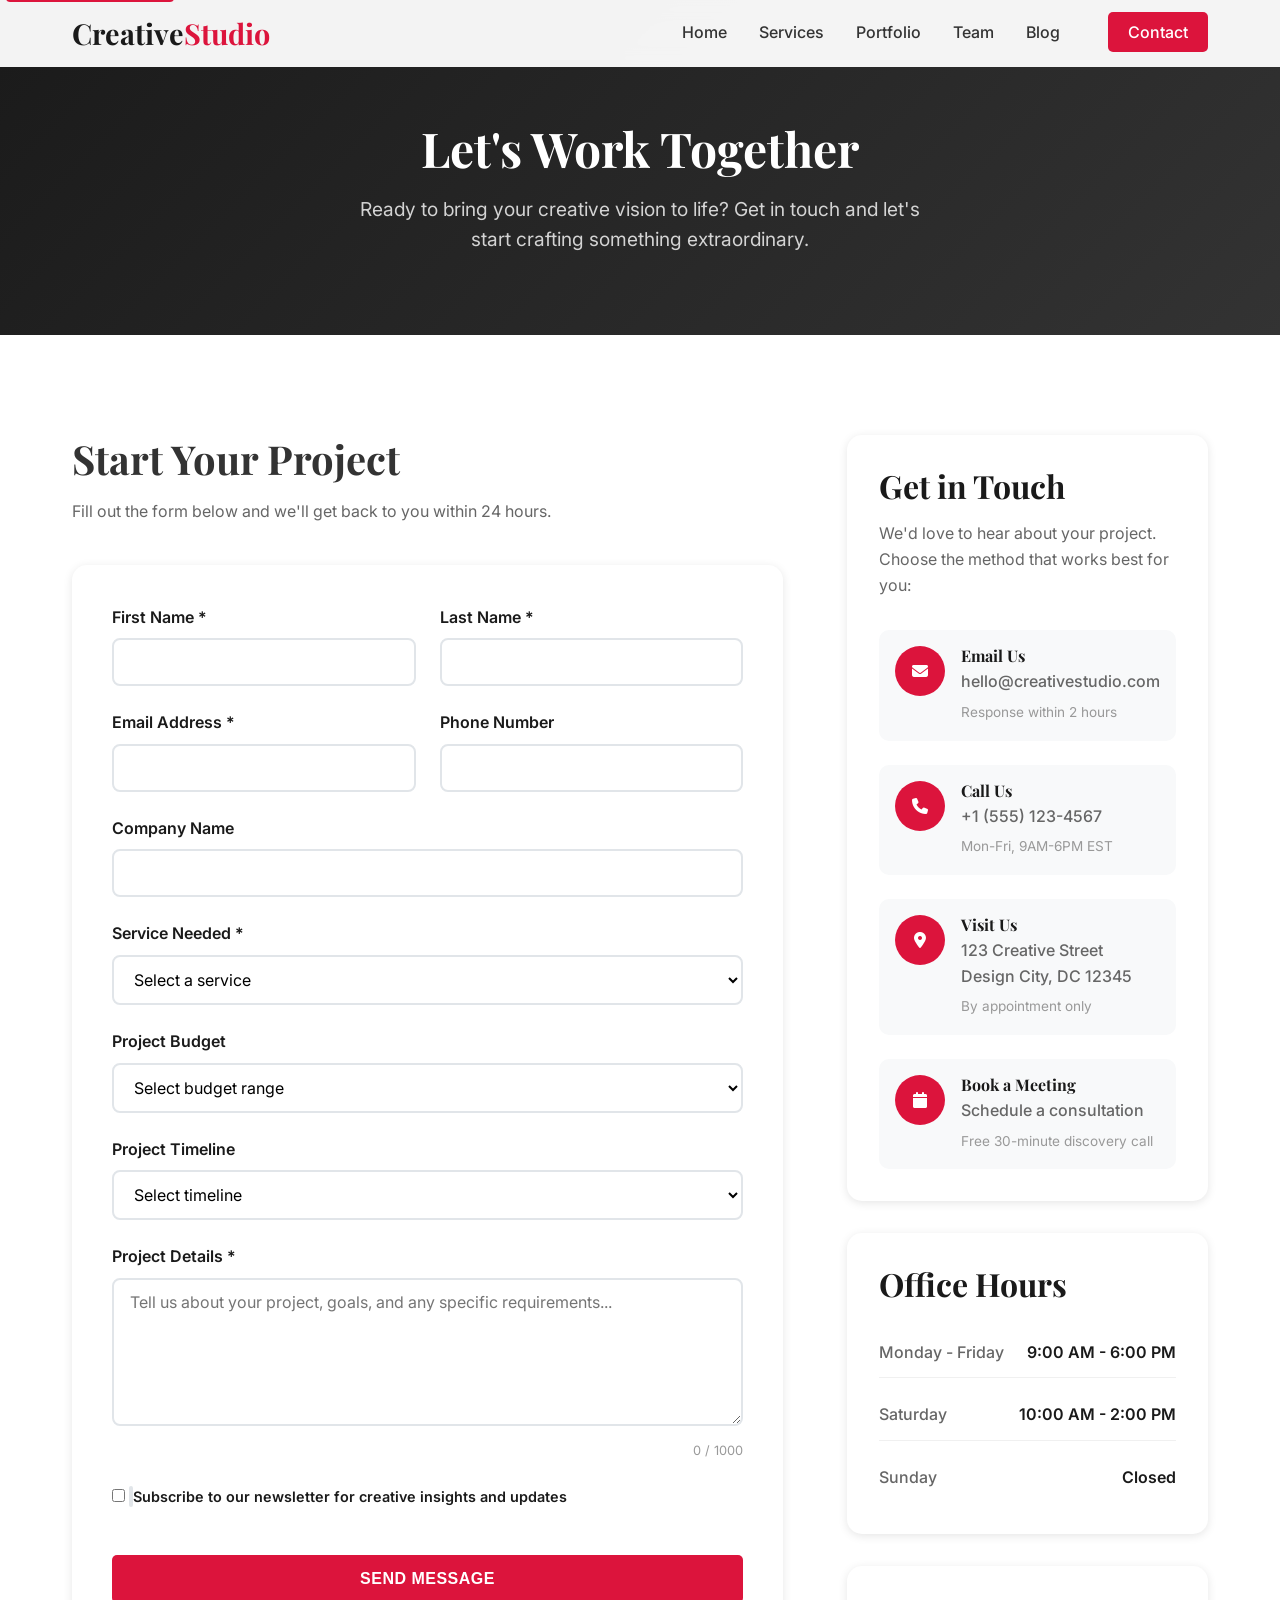
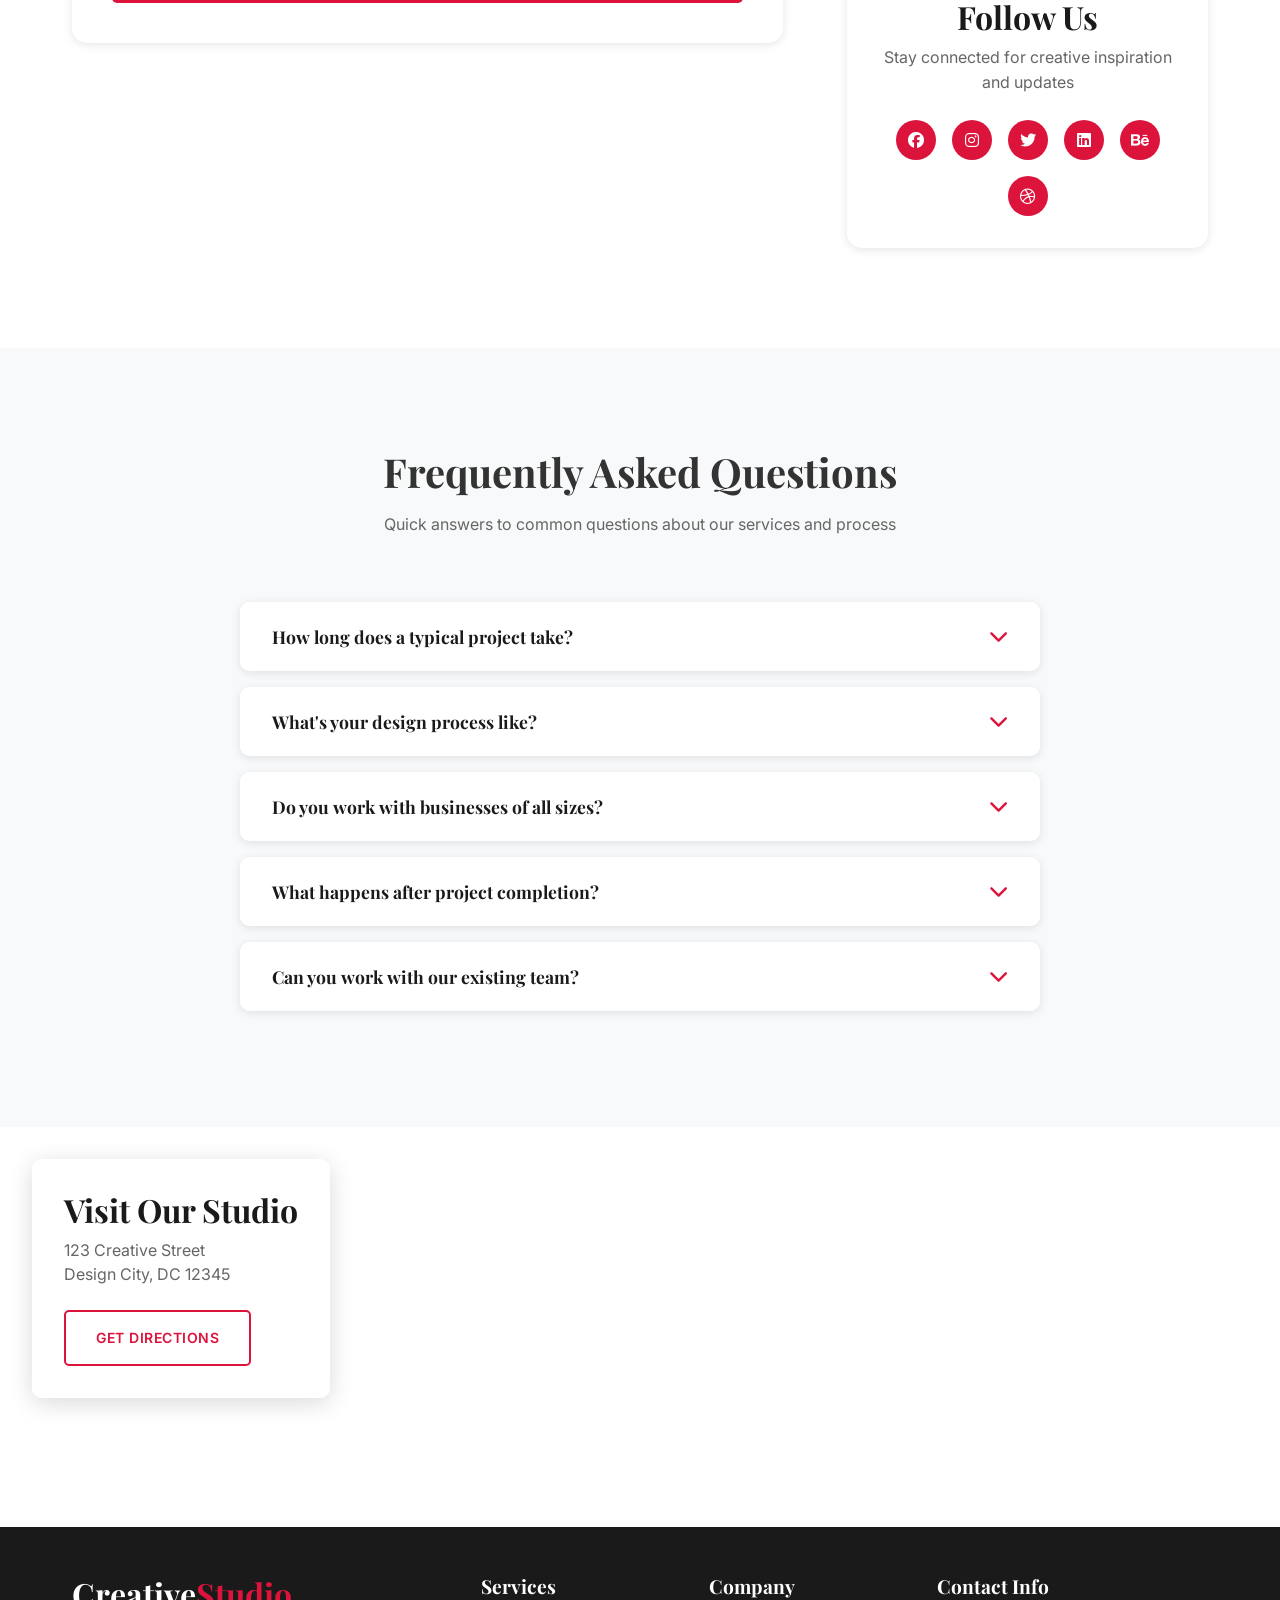
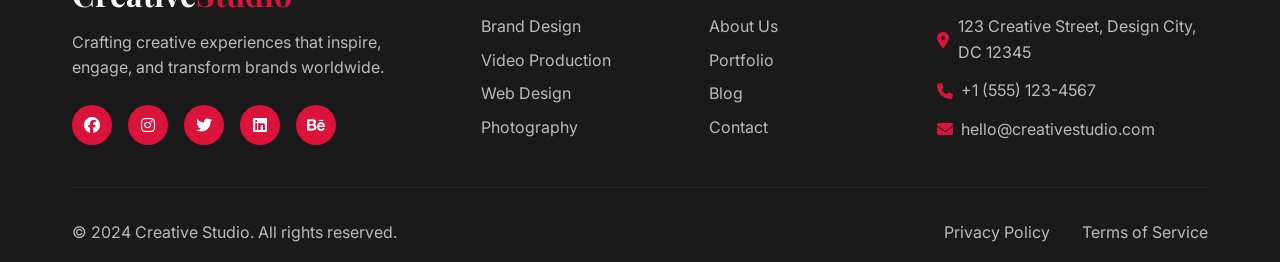
<file: contact.html>
<!DOCTYPE html>
<html lang="en">
<head>
    <meta charset="UTF-8">
    <meta name="viewport" content="width=device-width, initial-scale=1.0">
    <title>Contact Us - Creative Studio</title>
    <meta name="description" content="Get in touch with Creative Studio. Let's discuss your project and bring your creative vision to life. Contact us for brand design, video production, and more.">
    
    <!-- Fonts -->
    <link href="https://fonts.googleapis.com/css2?family=Inter:wght@300;400;500;600;700&family=Playfair+Display:wght@400;500;700&display=swap" rel="stylesheet">
    
    <!-- Font Awesome Icons -->
    <link rel="stylesheet" href="https://cdn.jsdelivr.net/npm/@fortawesome/fontawesome-free@6.4.0/css/all.min.css">
    
    <!-- CSS -->
    <link rel="stylesheet" href="css/style.css">
    <link rel="stylesheet" href="css/responsive.css">
</head>
<body>
    <!-- Navigation -->
    <nav class="navbar">
        <div class="nav-container">
            <div class="nav-logo">
                <a href="index.html">
                    <h2>Creative<span class="accent">Studio</span></h2>
                </a>
            </div>
            <div class="nav-menu" id="navMenu">
                <ul class="nav-list">
                    <li class="nav-item">
                        <a href="index.html" class="nav-link">Home</a>
                    </li>
                    <li class="nav-item">
                        <a href="index.html#services" class="nav-link">Services</a>
                    </li>
                    <li class="nav-item">
                        <a href="index.html#portfolio" class="nav-link">Portfolio</a>
                    </li>
                    <li class="nav-item">
                        <a href="about.html" class="nav-link">Team</a>
                    </li>
                    <li class="nav-item">
                        <a href="blog.html" class="nav-link">Blog</a>
                    </li>
                    <li class="nav-item">
                        <a href="contact.html" class="nav-link cta-button active">Contact</a>
                    </li>
                </ul>
            </div>
            <div class="hamburger" id="hamburger">
                <span class="bar"></span>
                <span class="bar"></span>
                <span class="bar"></span>
            </div>
        </div>
    </nav>

    <!-- Page Header -->
    <section class="page-header">
        <div class="container">
            <div class="page-header-content">
                <h1>Let's Work Together</h1>
                <p>Ready to bring your creative vision to life? Get in touch and let's start crafting something extraordinary.</p>
            </div>
        </div>
    </section>

    <!-- Contact Section -->
    <section class="contact">
        <div class="container">
            <div class="contact-content">
                <!-- Contact Form -->
                <div class="contact-form-section">
                    <div class="section-header">
                        <h2>Start Your Project</h2>
                        <p>Fill out the form below and we'll get back to you within 24 hours.</p>
                    </div>
                    
                    <form class="contact-form" id="contactForm">
                        <div class="form-row">
                            <div class="form-group">
                                <label for="firstName">First Name *</label>
                                <input type="text" id="firstName" name="firstName" required>
                            </div>
                            <div class="form-group">
                                <label for="lastName">Last Name *</label>
                                <input type="text" id="lastName" name="lastName" required>
                            </div>
                        </div>
                        
                        <div class="form-row">
                            <div class="form-group">
                                <label for="email">Email Address *</label>
                                <input type="email" id="email" name="email" required>
                            </div>
                            <div class="form-group">
                                <label for="phone">Phone Number</label>
                                <input type="tel" id="phone" name="phone">
                            </div>
                        </div>
                        
                        <div class="form-group">
                            <label for="company">Company Name</label>
                            <input type="text" id="company" name="company">
                        </div>
                        
                        <div class="form-group">
                            <label for="service">Service Needed *</label>
                            <select id="service" name="service" required>
                                <option value="">Select a service</option>
                                <option value="brand-design">Brand Design</option>
                                <option value="video-production">Video Production</option>
                                <option value="web-design">Web Design</option>
                                <option value="photography">Photography</option>
                                <option value="multiple">Multiple Services</option>
                                <option value="consultation">Consultation</option>
                            </select>
                        </div>
                        
                        <div class="form-group">
                            <label for="budget">Project Budget</label>
                            <select id="budget" name="budget">
                                <option value="">Select budget range</option>
                                <option value="5k-10k">$5,000 - $10,000</option>
                                <option value="10k-25k">$10,000 - $25,000</option>
                                <option value="25k-50k">$25,000 - $50,000</option>
                                <option value="50k+">$50,000+</option>
                            </select>
                        </div>
                        
                        <div class="form-group">
                            <label for="timeline">Project Timeline</label>
                            <select id="timeline" name="timeline">
                                <option value="">Select timeline</option>
                                <option value="asap">ASAP</option>
                                <option value="1-month">Within 1 month</option>
                                <option value="2-3-months">2-3 months</option>
                                <option value="3+-months">3+ months</option>
                                <option value="flexible">Flexible</option>
                            </select>
                        </div>
                        
                        <div class="form-group">
                            <label for="message">Project Details *</label>
                            <textarea id="message" name="message" rows="6" placeholder="Tell us about your project, goals, and any specific requirements..." required></textarea>
                        </div>
                        
                        <div class="form-group checkbox-group">
                            <label class="checkbox-label">
                                <input type="checkbox" id="newsletter" name="newsletter">
                                <span class="checkmark"></span>
                                Subscribe to our newsletter for creative insights and updates
                            </label>
                        </div>
                        
                        <button type="submit" class="btn btn-primary btn-full">Send Message</button>
                    </form>
                </div>
                
                <!-- Contact Information -->
                <div class="contact-info-section">
                    <div class="contact-card">
                        <h3>Get in Touch</h3>
                        <p>We'd love to hear about your project. Choose the method that works best for you:</p>
                        
                        <div class="contact-methods">
                            <div class="contact-method">
                                <div class="method-icon">
                                    <i class="fas fa-envelope"></i>
                                </div>
                                <div class="method-info">
                                    <h4>Email Us</h4>
                                    <p>hello@creativestudio.com</p>
                                    <span>Response within 2 hours</span>
                                </div>
                            </div>
                            
                            <div class="contact-method">
                                <div class="method-icon">
                                    <i class="fas fa-phone"></i>
                                </div>
                                <div class="method-info">
                                    <h4>Call Us</h4>
                                    <p>+1 (555) 123-4567</p>
                                    <span>Mon-Fri, 9AM-6PM EST</span>
                                </div>
                            </div>
                            
                            <div class="contact-method">
                                <div class="method-icon">
                                    <i class="fas fa-map-marker-alt"></i>
                                </div>
                                <div class="method-info">
                                    <h4>Visit Us</h4>
                                    <p>123 Creative Street<br>Design City, DC 12345</p>
                                    <span>By appointment only</span>
                                </div>
                            </div>
                            
                            <div class="contact-method">
                                <div class="method-icon">
                                    <i class="fas fa-calendar"></i>
                                </div>
                                <div class="method-info">
                                    <h4>Book a Meeting</h4>
                                    <p>Schedule a consultation</p>
                                    <span>Free 30-minute discovery call</span>
                                </div>
                            </div>
                        </div>
                    </div>
                    
                    <!-- Office Hours -->
                    <div class="office-hours">
                        <h3>Office Hours</h3>
                        <div class="hours-list">
                            <div class="hour-item">
                                <span class="day">Monday - Friday</span>
                                <span class="time">9:00 AM - 6:00 PM</span>
                            </div>
                            <div class="hour-item">
                                <span class="day">Saturday</span>
                                <span class="time">10:00 AM - 2:00 PM</span>
                            </div>
                            <div class="hour-item">
                                <span class="day">Sunday</span>
                                <span class="time">Closed</span>
                            </div>
                        </div>
                    </div>
                    
                    <!-- Social Links -->
                    <div class="contact-social">
                        <h3>Follow Us</h3>
                        <p>Stay connected for creative inspiration and updates</p>
                        <div class="social-links">
                            <a href="#" class="social-link" title="Facebook">
                                <i class="fab fa-facebook"></i>
                            </a>
                            <a href="#" class="social-link" title="Instagram">
                                <i class="fab fa-instagram"></i>
                            </a>
                            <a href="#" class="social-link" title="Twitter">
                                <i class="fab fa-twitter"></i>
                            </a>
                            <a href="#" class="social-link" title="LinkedIn">
                                <i class="fab fa-linkedin"></i>
                            </a>
                            <a href="#" class="social-link" title="Behance">
                                <i class="fab fa-behance"></i>
                            </a>
                            <a href="#" class="social-link" title="Dribbble">
                                <i class="fab fa-dribbble"></i>
                            </a>
                        </div>
                    </div>
                </div>
            </div>
        </div>
    </section>

    <!-- FAQ Section -->
    <section class="faq">
        <div class="container">
            <div class="section-header">
                <h2>Frequently Asked Questions</h2>
                <p>Quick answers to common questions about our services and process</p>
            </div>
            
            <div class="faq-list">
                <div class="faq-item">
                    <div class="faq-question">
                        <h3>How long does a typical project take?</h3>
                        <i class="fas fa-chevron-down"></i>
                    </div>
                    <div class="faq-answer">
                        <p>Project timelines vary based on scope and complexity. Brand identity projects typically take 4-6 weeks, website design 6-8 weeks, and video production 3-5 weeks. We'll provide a detailed timeline during our initial consultation.</p>
                    </div>
                </div>
                
                <div class="faq-item">
                    <div class="faq-question">
                        <h3>What's your design process like?</h3>
                        <i class="fas fa-chevron-down"></i>
                    </div>
                    <div class="faq-answer">
                        <p>We follow a collaborative 5-phase process: Discovery (understanding your needs), Strategy (defining approach), Concept (initial ideas), Design (refinement), and Delivery (final assets). You're involved at every step with regular check-ins and feedback sessions.</p>
                    </div>
                </div>
                
                <div class="faq-item">
                    <div class="faq-question">
                        <h3>Do you work with businesses of all sizes?</h3>
                        <i class="fas fa-chevron-down"></i>
                    </div>
                    <div class="faq-answer">
                        <p>Absolutely! We've worked with startups, small businesses, and large enterprises. Our approach is scalable and tailored to your specific needs, budget, and goals regardless of company size.</p>
                    </div>
                </div>
                
                <div class="faq-item">
                    <div class="faq-question">
                        <h3>What happens after project completion?</h3>
                        <i class="fas fa-chevron-down"></i>
                    </div>
                    <div class="faq-answer">
                        <p>We provide all final files, brand guidelines (for identity projects), and offer ongoing support. Many clients choose our maintenance packages for websites or retainer services for ongoing creative needs.</p>
                    </div>
                </div>
                
                <div class="faq-item">
                    <div class="faq-question">
                        <h3>Can you work with our existing team?</h3>
                        <i class="fas fa-chevron-down"></i>
                    </div>
                    <div class="faq-answer">
                        <p>Yes! We're experienced in collaborating with in-house teams, other agencies, and freelancers. We can integrate seamlessly with your existing workflow and communication channels.</p>
                    </div>
                </div>
            </div>
        </div>
    </section>

    <!-- Map Section -->
    <section class="map">
        <div class="map-container">
            <iframe 
                src="https://www.google.com/maps/embed?pb=!1m18!1m12!1m3!1d387190.2895190759!2d-74.25986368715491!3d40.697670064552784!2m3!1f0!2f0!3f0!3m2!1i1024!2i768!4f13.1!3m3!1m2!1s0x89c24fa5d33f083b%3A0xc80b8f06e177fe62!2sNew%20York%2C%20NY%2C%20USA!5e0!3m2!1sen!2sus!4v1635959329073!5m2!1sen!2sus" 
                allowfullscreen="" 
                loading="lazy" 
                referrerpolicy="no-referrer-when-downgrade"
                title="Creative Studio Location">
            </iframe>
            <div class="map-overlay">
                <div class="map-info">
                    <h3>Visit Our Studio</h3>
                    <p>123 Creative Street<br>Design City, DC 12345</p>
                    <a href="#" class="btn btn-secondary">Get Directions</a>
                </div>
            </div>
        </div>
    </section>

    <!-- Footer -->
    <footer class="footer">
        <div class="container">
            <div class="footer-content">
                <div class="footer-section">
                    <div class="footer-logo">
                        <h3>Creative<span class="accent">Studio</span></h3>
                        <p>Crafting creative experiences that inspire, engage, and transform brands worldwide.</p>
                    </div>
                    <div class="social-links">
                        <a href="#" class="social-link"><i class="fab fa-facebook"></i></a>
                        <a href="#" class="social-link"><i class="fab fa-instagram"></i></a>
                        <a href="#" class="social-link"><i class="fab fa-twitter"></i></a>
                        <a href="#" class="social-link"><i class="fab fa-linkedin"></i></a>
                        <a href="#" class="social-link"><i class="fab fa-behance"></i></a>
                    </div>
                </div>

                <div class="footer-section">
                    <h4>Services</h4>
                    <ul class="footer-links">
                        <li><a href="index.html#services">Brand Design</a></li>
                        <li><a href="index.html#services">Video Production</a></li>
                        <li><a href="index.html#services">Web Design</a></li>
                        <li><a href="index.html#services">Photography</a></li>
                    </ul>
                </div>

                <div class="footer-section">
                    <h4>Company</h4>
                    <ul class="footer-links">
                        <li><a href="about.html">About Us</a></li>
                        <li><a href="index.html#portfolio">Portfolio</a></li>
                        <li><a href="blog.html">Blog</a></li>
                        <li><a href="contact.html">Contact</a></li>
                    </ul>
                </div>

                <div class="footer-section">
                    <h4>Contact Info</h4>
                    <div class="contact-info">
                        <p><i class="fas fa-map-marker-alt"></i> 123 Creative Street, Design City, DC 12345</p>
                        <p><i class="fas fa-phone"></i> +1 (555) 123-4567</p>
                        <p><i class="fas fa-envelope"></i> hello@creativestudio.com</p>
                    </div>
                </div>
            </div>

            <div class="footer-bottom">
                <p>&copy; 2024 Creative Studio. All rights reserved.</p>
                <div class="footer-bottom-links">
                    <a href="#">Privacy Policy</a>
                    <a href="#">Terms of Service</a>
                </div>
            </div>
        </div>
    </footer>

    <!-- JavaScript -->
    <script src="js/main.js"></script>
    <script src="js/contact.js"></script>
</body>
</html>
</file>
<file: css/style.css>
/* ========================================
   Creative Studio - Modern CSS Styles
   ======================================== */

/* CSS Variables for Colors and Spacing */
:root {
    /* Colors */
    --primary-color: #dc143c; /* Red */
    --secondary-color: #ffd700; /* Gold */
    --accent-color: #1a1a1a; /* Black */
    --text-primary: #333333;
    --text-secondary: #666666;
    --text-light: #999999;
    --background-primary: #ffffff;
    --background-secondary: #f8f9fa;
    --background-dark: #1a1a1a;
    --background-overlay: rgba(26, 26, 26, 0.7);
    
    /* Typography */
    --font-primary: 'Inter', sans-serif;
    --font-heading: 'Playfair Display', serif;
    
    /* Spacing */
    --container-max-width: 1200px;
    --section-padding: 100px 0;
    --section-padding-mobile: 60px 0;
    
    /* Transitions */
    --transition-smooth: all 0.3s ease;
    --transition-fast: all 0.2s ease;
    
    /* Shadows */
    --shadow-light: 0 2px 10px rgba(0, 0, 0, 0.1);
    --shadow-medium: 0 5px 25px rgba(0, 0, 0, 0.15);
    --shadow-heavy: 0 10px 40px rgba(0, 0, 0, 0.2);
}

/* Reset and Base Styles */
* {
    margin: 0;
    padding: 0;
    box-sizing: border-box;
}

html {
    scroll-behavior: smooth;
    font-size: 16px;
}

body {
    font-family: var(--font-primary);
    line-height: 1.6;
    color: var(--text-primary);
    background-color: var(--background-primary);
    overflow-x: hidden;
}

/* Typography */
h1, h2, h3, h4, h5, h6 {
    font-family: var(--font-heading);
    font-weight: 700;
    line-height: 1.2;
    margin-bottom: 1rem;
}

h1 { font-size: 3.5rem; }
h2 { font-size: 2.5rem; }
h3 { font-size: 2rem; }
h4 { font-size: 1.5rem; }
h5 { font-size: 1.25rem; }
h6 { font-size: 1rem; }

p {
    margin-bottom: 1rem;
    color: var(--text-secondary);
}

a {
    text-decoration: none;
    color: inherit;
    transition: var(--transition-smooth);
}

img {
    max-width: 100%;
    height: auto;
    display: block;
}

/* Container */
.container {
    max-width: var(--container-max-width);
    margin: 0 auto;
    padding: 0 2rem;
}

/* Buttons */
.btn {
    display: inline-block;
    padding: 15px 30px;
    border: none;
    border-radius: 5px;
    font-weight: 600;
    text-transform: uppercase;
    letter-spacing: 0.5px;
    cursor: pointer;
    transition: var(--transition-smooth);
    text-align: center;
    font-size: 14px;
}

.btn-primary {
    background-color: var(--primary-color);
    color: white;
}

.btn-primary:hover {
    background-color: #b91c3c;
    transform: translateY(-2px);
    box-shadow: var(--shadow-medium);
}

.btn-secondary {
    background-color: transparent;
    color: var(--primary-color);
    border: 2px solid var(--primary-color);
}

.btn-secondary:hover {
    background-color: var(--primary-color);
    color: white;
    transform: translateY(-2px);
    box-shadow: var(--shadow-medium);
}

.btn-accent {
    background-color: var(--secondary-color);
    color: var(--accent-color);
}

.btn-accent:hover {
    background-color: #e6c200;
    transform: translateY(-2px);
    box-shadow: var(--shadow-medium);
}

/* Navigation */
.navbar {
    position: fixed;
    top: 0;
    width: 100%;
    background-color: rgba(255, 255, 255, 0.95);
    backdrop-filter: blur(10px);
    z-index: 1000;
    padding: 1rem 0;
    transition: var(--transition-smooth);
}

.navbar.scrolled {
    background-color: rgba(255, 255, 255, 0.98);
    box-shadow: var(--shadow-light);
}

.nav-container {
    max-width: var(--container-max-width);
    margin: 0 auto;
    padding: 0 2rem;
    display: flex;
    justify-content: space-between;
    align-items: center;
}

.nav-logo h2 {
    font-size: 1.8rem;
    color: var(--accent-color);
    margin: 0;
}

.nav-logo .accent {
    color: var(--primary-color);
}

.nav-list {
    display: flex;
    list-style: none;
    align-items: center;
    gap: 2rem;
}

.nav-link {
    font-weight: 500;
    color: var(--text-primary);
    position: relative;
    transition: var(--transition-smooth);
}

.nav-link:hover,
.nav-link.active {
    color: var(--primary-color);
}

.nav-link::after {
    content: '';
    position: absolute;
    bottom: -5px;
    left: 0;
    width: 0;
    height: 2px;
    background-color: var(--primary-color);
    transition: var(--transition-smooth);
}

.nav-link:hover::after,
.nav-link.active::after {
    width: 100%;
}

.nav-link.cta-button {
    background-color: var(--primary-color);
    color: white !important;
    padding: 10px 20px;
    border-radius: 5px;
    margin-left: 1rem;
}

.nav-link.cta-button::after {
    display: none;
}

.nav-link.cta-button:hover {
    background-color: #b91c3c;
    transform: translateY(-2px);
}

.hamburger {
    display: none;
    flex-direction: column;
    cursor: pointer;
    gap: 4px;
}

.bar {
    width: 25px;
    height: 3px;
    background-color: var(--accent-color);
    transition: var(--transition-smooth);
}

/* Hero Section */
.hero {
    position: relative;
    height: 100vh;
    display: flex;
    align-items: center;
    justify-content: center;
    overflow: hidden;
}

.hero-background {
    position: absolute;
    top: 0;
    left: 0;
    width: 100%;
    height: 100%;
    z-index: -2;
}

.hero-video {
    width: 100%;
    height: 100%;
    object-fit: cover;
}

.hero-overlay {
    position: absolute;
    top: 0;
    left: 0;
    width: 100%;
    height: 100%;
    background: linear-gradient(135deg, rgba(26, 26, 26, 0.7) 0%, rgba(220, 20, 60, 0.3) 100%);
    z-index: -1;
}

.hero-content {
    text-align: center;
    color: white;
    max-width: 800px;
    z-index: 1;
}

.hero-subtitle {
    display: block;
    font-size: 1.2rem;
    font-weight: 300;
    margin-bottom: 0.5rem;
    color: var(--secondary-color);
    font-family: var(--font-primary);
}

.hero-title {
    font-size: 4rem;
    font-weight: 700;
    margin-bottom: 1.5rem;
    animation: fadeInUp 1s ease-out;
}

.hero-description {
    font-size: 1.2rem;
    margin-bottom: 2.5rem;
    color: rgba(255, 255, 255, 0.9);
    animation: fadeInUp 1s ease-out 0.2s both;
}

.hero-buttons {
    display: flex;
    gap: 1rem;
    justify-content: center;
    margin-bottom: 3rem;
    animation: fadeInUp 1s ease-out 0.4s both;
}

.hero-stats {
    display: flex;
    justify-content: center;
    gap: 3rem;
    animation: fadeInUp 1s ease-out 0.6s both;
}

.stat {
    text-align: center;
}

.stat-number {
    display: block;
    font-size: 2.5rem;
    font-weight: 700;
    color: var(--secondary-color);
    margin-bottom: 0.5rem;
}

.stat-label {
    font-size: 0.9rem;
    color: rgba(255, 255, 255, 0.8);
}

.scroll-indicator {
    position: absolute;
    bottom: 2rem;
    left: 50%;
    transform: translateX(-50%);
    animation: bounce 2s infinite;
}

.scroll-arrow {
    color: white;
    font-size: 1.5rem;
}

/* Sections */
.services,
.portfolio,
.testimonials {
    padding: var(--section-padding);
}

.section-header {
    text-align: center;
    margin-bottom: 4rem;
}

.section-title {
    color: var(--accent-color);
    margin-bottom: 1rem;
}

.section-subtitle {
    font-size: 1.1rem;
    color: var(--text-secondary);
    max-width: 600px;
    margin: 0 auto;
}

/* Services Section */
.services {
    background-color: var(--background-secondary);
}

.services-grid {
    display: grid;
    grid-template-columns: repeat(auto-fit, minmax(300px, 1fr));
    gap: 2rem;
}

.service-card {
    background: white;
    border-radius: 15px;
    padding: 2rem;
    box-shadow: var(--shadow-light);
    transition: var(--transition-smooth);
    position: relative;
    overflow: hidden;
}

.service-card:hover {
    transform: translateY(-5px);
    box-shadow: var(--shadow-heavy);
}

.service-card::before {
    content: '';
    position: absolute;
    top: 0;
    left: 0;
    width: 100%;
    height: 4px;
    background: linear-gradient(90deg, var(--primary-color), var(--secondary-color));
}

.service-icon {
    font-size: 3rem;
    color: var(--primary-color);
    margin-bottom: 1.5rem;
}

.service-content h3 {
    color: var(--accent-color);
    margin-bottom: 1rem;
}

.service-content p {
    margin-bottom: 1.5rem;
    line-height: 1.7;
}

.service-features {
    display: flex;
    flex-wrap: wrap;
    gap: 0.5rem;
    margin-bottom: 1.5rem;
}

.feature {
    background-color: rgba(220, 20, 60, 0.1);
    color: var(--primary-color);
    padding: 0.3rem 0.8rem;
    border-radius: 15px;
    font-size: 0.85rem;
    font-weight: 500;
}

.service-image {
    margin-top: 1.5rem;
    border-radius: 10px;
    overflow: hidden;
    height: 200px;
}

.service-image img {
    width: 100%;
    height: 100%;
    object-fit: cover;
    transition: var(--transition-smooth);
}

.service-card:hover .service-image img {
    transform: scale(1.05);
}

/* Portfolio Section */
.portfolio-filters {
    display: flex;
    justify-content: center;
    gap: 1rem;
    margin-bottom: 3rem;
    flex-wrap: wrap;
}

.filter-btn {
    background: transparent;
    border: 2px solid var(--text-light);
    color: var(--text-secondary);
    padding: 10px 20px;
    border-radius: 25px;
    cursor: pointer;
    transition: var(--transition-smooth);
    font-weight: 500;
}

.filter-btn.active,
.filter-btn:hover {
    background-color: var(--primary-color);
    border-color: var(--primary-color);
    color: white;
}

.portfolio-grid {
    display: grid;
    grid-template-columns: repeat(auto-fit, minmax(350px, 1fr));
    gap: 2rem;
}

.portfolio-item {
    position: relative;
    border-radius: 15px;
    overflow: hidden;
    transition: var(--transition-smooth);
    height: 300px;
}

.portfolio-item:hover {
    transform: translateY(-5px);
    box-shadow: var(--shadow-heavy);
}

.portfolio-image {
    position: relative;
    width: 100%;
    height: 100%;
    overflow: hidden;
}

.portfolio-image img {
    width: 100%;
    height: 100%;
    object-fit: cover;
    transition: var(--transition-smooth);
}

.portfolio-overlay {
    position: absolute;
    top: 0;
    left: 0;
    width: 100%;
    height: 100%;
    background: var(--background-overlay);
    display: flex;
    align-items: center;
    justify-content: center;
    opacity: 0;
    transition: var(--transition-smooth);
}

.portfolio-item:hover .portfolio-overlay {
    opacity: 1;
}

.portfolio-item:hover .portfolio-image img {
    transform: scale(1.1);
}

.portfolio-info {
    text-align: center;
    color: white;
    padding: 2rem;
}

.portfolio-info h3 {
    color: white;
    margin-bottom: 0.5rem;
}

.portfolio-info p {
    color: rgba(255, 255, 255, 0.8);
    margin-bottom: 1rem;
}

.portfolio-link {
    display: inline-block;
    background-color: var(--primary-color);
    color: white;
    padding: 12px;
    border-radius: 50%;
    font-size: 1.2rem;
    transition: var(--transition-smooth);
}

.portfolio-link:hover {
    background-color: var(--secondary-color);
    color: var(--accent-color);
    transform: scale(1.1);
}

/* Testimonials Section */
.testimonials {
    background-color: var(--background-secondary);
}

.testimonials-slider {
    position: relative;
    max-width: 800px;
    margin: 0 auto 3rem;
}

.testimonial {
    display: none;
    text-align: center;
    padding: 2rem;
}

.testimonial.active {
    display: block;
    animation: fadeIn 0.5s ease-in-out;
}

.testimonial-text {
    font-size: 1.3rem;
    font-style: italic;
    color: var(--text-primary);
    margin-bottom: 2rem;
    line-height: 1.7;
}

.testimonial-author {
    display: flex;
    align-items: center;
    justify-content: center;
    gap: 1rem;
}

.testimonial-author img {
    width: 60px;
    height: 60px;
    border-radius: 50%;
    object-fit: cover;
}

.author-info h4 {
    color: var(--accent-color);
    margin-bottom: 0.2rem;
    font-size: 1.1rem;
}

.author-info span {
    color: var(--text-secondary);
    font-size: 0.9rem;
}

.testimonial-navigation {
    display: flex;
    align-items: center;
    justify-content: center;
    gap: 2rem;
}

.testimonial-prev,
.testimonial-next {
    background: var(--primary-color);
    color: white;
    border: none;
    width: 40px;
    height: 40px;
    border-radius: 50%;
    cursor: pointer;
    transition: var(--transition-smooth);
}

.testimonial-prev:hover,
.testimonial-next:hover {
    background-color: #b91c3c;
    transform: scale(1.1);
}

.testimonial-dots {
    display: flex;
    gap: 0.5rem;
}

.dot {
    width: 12px;
    height: 12px;
    border-radius: 50%;
    background-color: var(--text-light);
    cursor: pointer;
    transition: var(--transition-smooth);
}

.dot.active {
    background-color: var(--primary-color);
}

/* Newsletter Section */
.newsletter {
    background: linear-gradient(135deg, var(--accent-color) 0%, #333 100%);
    padding: 4rem 0;
}

.newsletter-content {
    display: flex;
    align-items: center;
    justify-content: space-between;
    gap: 3rem;
}

.newsletter-text h3 {
    color: white;
    font-size: 2rem;
    margin-bottom: 0.5rem;
}

.newsletter-text p {
    color: rgba(255, 255, 255, 0.8);
    margin: 0;
}

.newsletter-form {
    display: flex;
    gap: 1rem;
    min-width: 400px;
}

.newsletter-form input {
    flex: 1;
    padding: 15px 20px;
    border: none;
    border-radius: 5px;
    font-size: 1rem;
    outline: none;
}

/* Footer */
.footer {
    background-color: var(--accent-color);
    color: white;
    padding: 3rem 0 1rem;
}

.footer-content {
    display: grid;
    grid-template-columns: 2fr 1fr 1fr 1.5fr;
    gap: 3rem;
    margin-bottom: 2rem;
}

.footer-logo h3 {
    color: white;
    margin-bottom: 1rem;
}

.footer-logo .accent {
    color: var(--primary-color);
}

.footer-logo p {
    color: rgba(255, 255, 255, 0.7);
    margin-bottom: 1.5rem;
}

.social-links {
    display: flex;
    gap: 1rem;
}

.social-link {
    display: flex;
    align-items: center;
    justify-content: center;
    width: 40px;
    height: 40px;
    background-color: var(--primary-color);
    color: white;
    border-radius: 50%;
    transition: var(--transition-smooth);
}

.social-link:hover {
    background-color: var(--secondary-color);
    color: var(--accent-color);
    transform: translateY(-2px);
}

.footer-section h4 {
    color: white;
    margin-bottom: 1rem;
    font-size: 1.2rem;
}

.footer-links {
    list-style: none;
}

.footer-links li {
    margin-bottom: 0.5rem;
}

.footer-links a {
    color: rgba(255, 255, 255, 0.7);
    transition: var(--transition-smooth);
}

.footer-links a:hover {
    color: var(--primary-color);
}

.contact-info p {
    color: rgba(255, 255, 255, 0.7);
    margin-bottom: 0.8rem;
    display: flex;
    align-items: center;
    gap: 0.5rem;
}

.contact-info i {
    color: var(--primary-color);
    width: 16px;
}

.footer-bottom {
    border-top: 1px solid rgba(255, 255, 255, 0.1);
    padding-top: 2rem;
    display: flex;
    justify-content: space-between;
    align-items: center;
}

.footer-bottom p {
    color: rgba(255, 255, 255, 0.7);
    margin: 0;
}

.footer-bottom-links {
    display: flex;
    gap: 2rem;
}

.footer-bottom-links a {
    color: rgba(255, 255, 255, 0.7);
    transition: var(--transition-smooth);
}

.footer-bottom-links a:hover {
    color: var(--primary-color);
}

/* Animations */
@keyframes fadeInUp {
    from {
        opacity: 0;
        transform: translateY(30px);
    }
    to {
        opacity: 1;
        transform: translateY(0);
    }
}

@keyframes fadeIn {
    from {
        opacity: 0;
    }
    to {
        opacity: 1;
    }
}

@keyframes bounce {
    0%, 20%, 50%, 80%, 100% {
        transform: translateX(-50%) translateY(0);
    }
    40% {
        transform: translateX(-50%) translateY(-10px);
    }
    60% {
        transform: translateX(-50%) translateY(-5px);
    }
}

/* Page Header */
.page-header {
    background: linear-gradient(135deg, var(--accent-color) 0%, #333 100%);
    padding: 120px 0 80px;
    text-align: center;
    color: white;
}

.page-header-content h1 {
    color: white;
    font-size: 3rem;
    margin-bottom: 1rem;
}

.page-header-content p {
    font-size: 1.2rem;
    color: rgba(255, 255, 255, 0.8);
    max-width: 600px;
    margin: 0 auto;
}

/* Our Story Section */
.our-story {
    padding: var(--section-padding);
}

.story-content {
    display: grid;
    grid-template-columns: 1fr 1fr;
    gap: 4rem;
    align-items: center;
}

.story-text .section-header {
    text-align: left;
    margin-bottom: 2rem;
}

.story-paragraphs p {
    margin-bottom: 1.5rem;
    line-height: 1.8;
    color: var(--text-secondary);
}

.story-stats {
    display: grid;
    grid-template-columns: repeat(2, 1fr);
    gap: 2rem;
    margin-top: 3rem;
}

.story-stat {
    text-align: center;
    padding: 1.5rem;
    background-color: var(--background-secondary);
    border-radius: 10px;
}

.story-stat .stat-number {
    display: block;
    font-size: 2rem;
    font-weight: 700;
    color: var(--primary-color);
    margin-bottom: 0.5rem;
}

.story-stat .stat-label {
    color: var(--text-secondary);
    font-size: 0.9rem;
}

.story-image {
    position: relative;
}

.story-image img {
    width: 100%;
    border-radius: 15px;
    box-shadow: var(--shadow-medium);
}

/* Values Section */
.values {
    background-color: var(--background-secondary);
    padding: var(--section-padding);
}

.values-grid {
    display: grid;
    grid-template-columns: repeat(auto-fit, minmax(300px, 1fr));
    gap: 2rem;
}

.value-card {
    background: white;
    padding: 2.5rem 2rem;
    border-radius: 15px;
    text-align: center;
    box-shadow: var(--shadow-light);
    transition: var(--transition-smooth);
    position: relative;
}

.value-card:hover {
    transform: translateY(-5px);
    box-shadow: var(--shadow-heavy);
}

.value-card::before {
    content: '';
    position: absolute;
    top: 0;
    left: 0;
    width: 100%;
    height: 4px;
    background: linear-gradient(90deg, var(--primary-color), var(--secondary-color));
    border-radius: 15px 15px 0 0;
}

.value-icon {
    font-size: 3rem;
    color: var(--primary-color);
    margin-bottom: 1.5rem;
}

.value-card h3 {
    color: var(--accent-color);
    margin-bottom: 1rem;
}

.value-card p {
    line-height: 1.7;
}

/* Team Section */
.team {
    padding: var(--section-padding);
}

.team-grid {
    display: grid;
    grid-template-columns: repeat(auto-fit, minmax(350px, 1fr));
    gap: 3rem;
}

.team-member {
    background: white;
    border-radius: 15px;
    box-shadow: var(--shadow-light);
    overflow: hidden;
    transition: var(--transition-smooth);
}

.team-member:hover {
    transform: translateY(-5px);
    box-shadow: var(--shadow-heavy);
}

.member-photo {
    position: relative;
    height: 300px;
    overflow: hidden;
}

.member-photo img {
    width: 100%;
    height: 100%;
    object-fit: cover;
    transition: var(--transition-smooth);
}

.member-overlay {
    position: absolute;
    top: 0;
    left: 0;
    width: 100%;
    height: 100%;
    background: var(--background-overlay);
    display: flex;
    align-items: center;
    justify-content: center;
    opacity: 0;
    transition: var(--transition-smooth);
}

.team-member:hover .member-overlay {
    opacity: 1;
}

.team-member:hover .member-photo img {
    transform: scale(1.1);
}

.member-social {
    display: flex;
    gap: 1rem;
}

.member-social .social-link {
    display: flex;
    align-items: center;
    justify-content: center;
    width: 50px;
    height: 50px;
    background-color: var(--primary-color);
    color: white;
    border-radius: 50%;
    transition: var(--transition-smooth);
}

.member-social .social-link:hover {
    background-color: var(--secondary-color);
    color: var(--accent-color);
    transform: scale(1.1);
}

.member-info {
    padding: 2rem;
}

.member-info h3 {
    color: var(--accent-color);
    margin-bottom: 0.5rem;
}

.member-role {
    color: var(--primary-color);
    font-weight: 600;
    font-size: 0.9rem;
    text-transform: uppercase;
    letter-spacing: 0.5px;
    margin-bottom: 1rem;
    display: block;
}

.member-info p {
    margin-bottom: 1.5rem;
    line-height: 1.6;
}

.member-skills {
    display: flex;
    flex-wrap: wrap;
    gap: 0.5rem;
}

.skill {
    background-color: rgba(220, 20, 60, 0.1);
    color: var(--primary-color);
    padding: 0.3rem 0.8rem;
    border-radius: 15px;
    font-size: 0.8rem;
    font-weight: 500;
}

/* Culture Section */
.culture {
    background-color: var(--background-secondary);
    padding: var(--section-padding);
}

.culture-content {
    display: grid;
    grid-template-columns: 1fr 1fr;
    gap: 4rem;
    align-items: center;
}

.culture-text h2 {
    color: var(--accent-color);
    margin-bottom: 1.5rem;
}

.culture-text p {
    margin-bottom: 2rem;
    font-size: 1.1rem;
    line-height: 1.7;
}

.culture-highlights {
    margin-bottom: 2.5rem;
}

.culture-item {
    display: flex;
    align-items: center;
    gap: 1rem;
    margin-bottom: 1rem;
    padding: 1rem;
    background: white;
    border-radius: 10px;
    box-shadow: var(--shadow-light);
}

.culture-item i {
    color: var(--primary-color);
    font-size: 1.5rem;
    width: 30px;
    text-align: center;
}

.culture-item span {
    color: var(--text-secondary);
    font-weight: 500;
}

.culture-image img {
    width: 100%;
    border-radius: 15px;
    box-shadow: var(--shadow-medium);
}

/* Call to Action */
.cta {
    background: linear-gradient(135deg, var(--primary-color) 0%, #b91c3c 100%);
    padding: 4rem 0;
    text-align: center;
    color: white;
}

.cta-content h2 {
    color: white;
    font-size: 2.5rem;
    margin-bottom: 1rem;
}

.cta-content p {
    font-size: 1.2rem;
    color: rgba(255, 255, 255, 0.9);
    margin-bottom: 2.5rem;
    max-width: 600px;
    margin-left: auto;
    margin-right: auto;
}

.cta-buttons {
    display: flex;
    gap: 1rem;
    justify-content: center;
}

.cta .btn-primary {
    background-color: white;
    color: var(--primary-color);
}

.cta .btn-primary:hover {
    background-color: var(--secondary-color);
    color: var(--accent-color);
}

.cta .btn-secondary {
    border-color: white;
    color: white;
}

.cta .btn-secondary:hover {
    background-color: white;
    color: var(--primary-color);
}

/* Contact Page Styles */
.contact {
    padding: var(--section-padding);
}

.contact-content {
    display: grid;
    grid-template-columns: 2fr 1fr;
    gap: 4rem;
    align-items: start;
}

/* Contact Form */
.contact-form-section .section-header {
    text-align: left;
    margin-bottom: 2.5rem;
}

.contact-form {
    background: white;
    padding: 2.5rem;
    border-radius: 15px;
    box-shadow: var(--shadow-light);
}

.form-row {
    display: grid;
    grid-template-columns: 1fr 1fr;
    gap: 1.5rem;
}

.form-group {
    margin-bottom: 1.5rem;
}

.form-group label {
    display: block;
    margin-bottom: 0.5rem;
    font-weight: 600;
    color: var(--accent-color);
}

.form-group input,
.form-group select,
.form-group textarea {
    width: 100%;
    padding: 12px 16px;
    border: 2px solid #e1e5e9;
    border-radius: 8px;
    font-size: 1rem;
    font-family: var(--font-primary);
    transition: var(--transition-smooth);
    background-color: white;
}

.form-group input:focus,
.form-group select:focus,
.form-group textarea:focus {
    outline: none;
    border-color: var(--primary-color);
    box-shadow: 0 0 0 3px rgba(220, 20, 60, 0.1);
}

.form-group input.error,
.form-group select.error,
.form-group textarea.error {
    border-color: #dc3545;
}

.field-error {
    color: #dc3545;
    font-size: 0.875rem;
    margin-top: 0.5rem;
    display: block;
}

.checkbox-group {
    display: flex;
    align-items: flex-start;
    gap: 0.75rem;
}

.checkbox-label {
    display: flex;
    align-items: flex-start;
    gap: 0.75rem;
    cursor: pointer;
    font-size: 0.9rem;
    line-height: 1.5;
    margin-bottom: 0;
}

.checkbox-label input[type="checkbox"] {
    width: auto;
    margin: 0;
}

.checkmark {
    width: 18px;
    height: 18px;
    border: 2px solid #e1e5e9;
    border-radius: 4px;
    position: relative;
    flex-shrink: 0;
    margin-top: 2px;
}

.checkbox-label input[type="checkbox"]:checked + .checkmark {
    background-color: var(--primary-color);
    border-color: var(--primary-color);
}

.checkbox-label input[type="checkbox"]:checked + .checkmark::after {
    content: '';
    position: absolute;
    left: 5px;
    top: 1px;
    width: 5px;
    height: 10px;
    border: solid white;
    border-width: 0 2px 2px 0;
    transform: rotate(45deg);
}

.btn-full {
    width: 100%;
    padding: 15px;
    font-size: 1rem;
    margin-top: 1rem;
}

.character-counter {
    font-size: 0.8rem;
    color: var(--text-light);
    text-align: right;
    margin-top: 0.5rem;
}

.character-counter.warning {
    color: #f0ad4e;
}

/* Contact Information */
.contact-info-section {
    display: flex;
    flex-direction: column;
    gap: 2rem;
}

.contact-card {
    background: white;
    padding: 2rem;
    border-radius: 15px;
    box-shadow: var(--shadow-light);
}

.contact-card h3 {
    color: var(--accent-color);
    margin-bottom: 1rem;
}

.contact-card p {
    margin-bottom: 2rem;
}

.contact-methods {
    display: flex;
    flex-direction: column;
    gap: 1.5rem;
}

.contact-method {
    display: flex;
    align-items: flex-start;
    gap: 1rem;
    padding: 1rem;
    background-color: var(--background-secondary);
    border-radius: 10px;
    transition: var(--transition-smooth);
}

.contact-method:hover {
    background-color: #e8f4fd;
    transform: translateY(-2px);
}

.method-icon {
    display: flex;
    align-items: center;
    justify-content: center;
    width: 50px;
    height: 50px;
    background-color: var(--primary-color);
    color: white;
    border-radius: 50%;
    flex-shrink: 0;
}

.method-info h4 {
    color: var(--accent-color);
    margin-bottom: 0.25rem;
    font-size: 1rem;
}

.method-info p {
    color: var(--text-secondary);
    margin-bottom: 0.25rem;
    font-weight: 500;
}

.method-info span {
    color: var(--text-light);
    font-size: 0.85rem;
}

/* Office Hours */
.office-hours {
    background: white;
    padding: 2rem;
    border-radius: 15px;
    box-shadow: var(--shadow-light);
}

.office-hours h3 {
    color: var(--accent-color);
    margin-bottom: 1.5rem;
}

.hours-list {
    display: flex;
    flex-direction: column;
    gap: 0.75rem;
}

.hour-item {
    display: flex;
    justify-content: space-between;
    align-items: center;
    padding: 0.75rem 0;
    border-bottom: 1px solid #f0f0f0;
}

.hour-item:last-child {
    border-bottom: none;
}

.day {
    font-weight: 500;
    color: var(--text-secondary);
}

.time {
    color: var(--accent-color);
    font-weight: 600;
}

/* Contact Social */
.contact-social {
    background: white;
    padding: 2rem;
    border-radius: 15px;
    box-shadow: var(--shadow-light);
    text-align: center;
}

.contact-social h3 {
    color: var(--accent-color);
    margin-bottom: 0.5rem;
}

.contact-social p {
    margin-bottom: 1.5rem;
    color: var(--text-secondary);
}

.contact-social .social-links {
    display: flex;
    justify-content: center;
    gap: 1rem;
    flex-wrap: wrap;
}

/* FAQ Section */
.faq {
    background-color: var(--background-secondary);
    padding: var(--section-padding);
}

.faq-list {
    max-width: 800px;
    margin: 0 auto;
}

.faq-item {
    background: white;
    border-radius: 10px;
    margin-bottom: 1rem;
    box-shadow: var(--shadow-light);
    overflow: hidden;
    transition: var(--transition-smooth);
}

.faq-item:hover {
    box-shadow: var(--shadow-medium);
}

.faq-question {
    display: flex;
    justify-content: space-between;
    align-items: center;
    padding: 1.5rem 2rem;
    cursor: pointer;
    background: white;
    transition: var(--transition-smooth);
}

.faq-question:hover {
    background-color: var(--background-secondary);
}

.faq-question h3 {
    color: var(--accent-color);
    margin: 0;
    font-size: 1.1rem;
}

.faq-question i {
    color: var(--primary-color);
    transition: var(--transition-smooth);
    font-size: 1.2rem;
}

.faq-answer {
    max-height: 0;
    overflow: hidden;
    transition: max-height 0.3s ease;
    background: white;
}

.faq-answer p {
    padding: 0 2rem 1.5rem;
    margin: 0;
    line-height: 1.6;
    color: var(--text-secondary);
}

.faq-item.open .faq-answer {
    border-top: 1px solid #f0f0f0;
}

/* Map Section */
.map {
    position: relative;
    height: 400px;
    overflow: hidden;
}

.map-container {
    position: relative;
    height: 100%;
}

.map-container iframe {
    width: 100%;
    height: 100%;
    border: none;
    filter: grayscale(100%);
    transition: var(--transition-smooth);
}

.map-container:hover iframe {
    filter: grayscale(0%);
}

.map-overlay {
    position: absolute;
    top: 2rem;
    left: 2rem;
    background: rgba(255, 255, 255, 0.95);
    padding: 2rem;
    border-radius: 10px;
    box-shadow: var(--shadow-medium);
    backdrop-filter: blur(10px);
    max-width: 300px;
}

.map-info h3 {
    color: var(--accent-color);
    margin-bottom: 0.5rem;
}

.map-info p {
    color: var(--text-secondary);
    margin-bottom: 1.5rem;
    line-height: 1.5;
}

/* Notifications */
.notification {
    font-family: var(--font-primary);
}

.notification-close {
    background: none;
    border: none;
    color: white;
    cursor: pointer;
    padding: 0;
    margin-left: auto;
    opacity: 0.7;
    transition: var(--transition-smooth);
}

.notification-close:hover {
    opacity: 1;
}

/* Blog Page Styles */
.featured-post {
    padding: var(--section-padding);
    background-color: var(--background-secondary);
}

.featured-article {
    display: grid;
    grid-template-columns: 1fr 1fr;
    gap: 3rem;
    align-items: center;
    max-width: 1200px;
    margin: 0 auto;
}

.featured-image {
    position: relative;
    border-radius: 15px;
    overflow: hidden;
    height: 400px;
}

.featured-image img {
    width: 100%;
    height: 100%;
    object-fit: cover;
    transition: var(--transition-smooth);
}

.featured-badge {
    position: absolute;
    top: 1rem;
    left: 1rem;
    background-color: var(--primary-color);
    color: white;
    padding: 0.5rem 1rem;
    border-radius: 20px;
    font-size: 0.85rem;
    font-weight: 600;
    text-transform: uppercase;
    letter-spacing: 0.5px;
}

.featured-content .post-meta {
    display: flex;
    gap: 1rem;
    margin-bottom: 1rem;
    align-items: center;
    flex-wrap: wrap;
}

.category {
    background-color: rgba(220, 20, 60, 0.1);
    color: var(--primary-color);
    padding: 0.25rem 0.75rem;
    border-radius: 15px;
    font-size: 0.8rem;
    font-weight: 600;
    text-transform: uppercase;
}

.date, .read-time {
    color: var(--text-light);
    font-size: 0.9rem;
}

.featured-content h2 {
    color: var(--accent-color);
    margin-bottom: 1rem;
    line-height: 1.3;
}

.featured-content p {
    font-size: 1.1rem;
    line-height: 1.7;
    margin-bottom: 2rem;
}

.post-author {
    display: flex;
    align-items: center;
    gap: 1rem;
    margin-bottom: 2rem;
}

.post-author img {
    width: 50px;
    height: 50px;
    border-radius: 50%;
    object-fit: cover;
}

.author-info {
    display: flex;
    flex-direction: column;
}

.author-name {
    font-weight: 600;
    color: var(--accent-color);
}

.author-role {
    font-size: 0.9rem;
    color: var(--text-light);
}

/* Blog Categories */
.blog-categories {
    padding: 2rem 0;
    background: white;
}

.categories-header {
    text-align: center;
    margin-bottom: 2rem;
}

.categories-header h2 {
    color: var(--accent-color);
}

.categories-filters {
    display: flex;
    justify-content: center;
    gap: 1rem;
    flex-wrap: wrap;
}

.category-filter {
    background: transparent;
    border: 2px solid var(--text-light);
    color: var(--text-secondary);
    padding: 10px 20px;
    border-radius: 25px;
    cursor: pointer;
    transition: var(--transition-smooth);
    font-weight: 500;
    font-size: 0.9rem;
}

.category-filter.active,
.category-filter:hover {
    background-color: var(--primary-color);
    border-color: var(--primary-color);
    color: white;
}

/* Blog Posts */
.blog-posts {
    padding: var(--section-padding);
}

.posts-grid {
    display: grid;
    grid-template-columns: repeat(auto-fit, minmax(350px, 1fr));
    gap: 2rem;
    margin-bottom: 3rem;
}

.blog-post {
    background: white;
    border-radius: 15px;
    box-shadow: var(--shadow-light);
    overflow: hidden;
    transition: var(--transition-smooth);
}

.blog-post:hover {
    transform: translateY(-5px);
    box-shadow: var(--shadow-heavy);
}

.post-image {
    position: relative;
    height: 250px;
    overflow: hidden;
}

.post-image img {
    width: 100%;
    height: 100%;
    object-fit: cover;
    transition: var(--transition-smooth);
}

.blog-post:hover .post-image img {
    transform: scale(1.05);
}

.post-category {
    position: absolute;
    top: 1rem;
    left: 1rem;
    background-color: var(--primary-color);
    color: white;
    padding: 0.4rem 0.8rem;
    border-radius: 15px;
    font-size: 0.75rem;
    font-weight: 600;
    text-transform: uppercase;
    letter-spacing: 0.5px;
}

.post-content {
    padding: 2rem;
}

.post-content .post-meta {
    display: flex;
    gap: 1rem;
    margin-bottom: 1rem;
    color: var(--text-light);
    font-size: 0.85rem;
}

.post-content h3 {
    color: var(--accent-color);
    margin-bottom: 1rem;
    line-height: 1.4;
    font-size: 1.3rem;
}

.post-content p {
    line-height: 1.6;
    margin-bottom: 1.5rem;
}

.post-footer {
    display: flex;
    justify-content: space-between;
    align-items: center;
    border-top: 1px solid #f0f0f0;
    padding-top: 1rem;
}

.author-small {
    display: flex;
    align-items: center;
    gap: 0.75rem;
}

.author-small img {
    width: 35px;
    height: 35px;
    border-radius: 50%;
    object-fit: cover;
}

.author-small span {
    font-size: 0.9rem;
    font-weight: 500;
    color: var(--text-secondary);
}

.read-more {
    color: var(--primary-color);
    font-weight: 600;
    font-size: 0.9rem;
    text-decoration: none;
    display: flex;
    align-items: center;
    gap: 0.5rem;
    transition: var(--transition-smooth);
}

.read-more:hover {
    color: #b91c3c;
}

.read-more i {
    font-size: 0.8rem;
    transition: var(--transition-smooth);
}

.read-more:hover i {
    transform: translateX(3px);
}

/* Load More */
.load-more {
    text-align: center;
}

.load-more .btn {
    padding: 15px 30px;
}

/* Social Share */
.social-share {
    display: flex;
    gap: 0.5rem;
    margin-top: 1rem;
}

.share-btn {
    display: flex;
    align-items: center;
    justify-content: center;
    width: 35px;
    height: 35px;
    border-radius: 50%;
    border: none;
    cursor: pointer;
    transition: var(--transition-smooth);
}

.share-twitter {
    background-color: #1da1f2;
    color: white;
}

.share-facebook {
    background-color: #4267b2;
    color: white;
}

.share-linkedin {
    background-color: #0077b5;
    color: white;
}

.share-btn:hover {
    transform: scale(1.1);
    box-shadow: var(--shadow-medium);
}

/* Utility Classes */
.accent {
    color: var(--primary-color);
}

.hidden {
    display: none;
}

.fade-in {
    opacity: 0;
    animation: fadeIn 0.5s ease-in-out forwards;
}
</file>
<file: css/responsive.css>
/* ========================================
   Responsive Design - Mobile Optimization
   ======================================== */

/* Tablet Styles */
@media (max-width: 1024px) {
    .container {
        padding: 0 1.5rem;
    }
    
    .hero-title {
        font-size: 3rem;
    }
    
    .services-grid {
        grid-template-columns: repeat(auto-fit, minmax(280px, 1fr));
        gap: 1.5rem;
    }
    
    .portfolio-grid {
        grid-template-columns: repeat(auto-fit, minmax(300px, 1fr));
    }
    
    .newsletter-content {
        flex-direction: column;
        text-align: center;
        gap: 2rem;
    }
    
    .newsletter-form {
        min-width: auto;
        width: 100%;
        max-width: 500px;
    }
    
    .footer-content {
        grid-template-columns: repeat(2, 1fr);
        gap: 2rem;
    }
}

/* Mobile Styles */
@media (max-width: 768px) {
    /* Navigation */
    .nav-menu {
        position: fixed;
        left: -100%;
        top: 70px;
        flex-direction: column;
        background-color: rgba(255, 255, 255, 0.98);
        width: 100%;
        text-align: center;
        transition: 0.3s;
        box-shadow: var(--shadow-medium);
        padding: 2rem 0;
        backdrop-filter: blur(10px);
    }
    
    .nav-menu.active {
        left: 0;
    }
    
    .nav-list {
        flex-direction: column;
        gap: 1.5rem;
    }
    
    .nav-link.cta-button {
        margin-left: 0;
        margin-top: 1rem;
    }
    
    .hamburger {
        display: flex;
        z-index: 1001;
    }
    
    .hamburger.active .bar:nth-child(2) {
        opacity: 0;
    }
    
    .hamburger.active .bar:nth-child(1) {
        transform: translateY(7px) rotate(45deg);
    }
    
    .hamburger.active .bar:nth-child(3) {
        transform: translateY(-7px) rotate(-45deg);
    }
    
    /* Typography */
    h1 { font-size: 2.5rem; }
    h2 { font-size: 2rem; }
    h3 { font-size: 1.5rem; }
    
    /* Sections */
    .services,
    .portfolio,
    .testimonials {
        padding: var(--section-padding-mobile);
    }
    
    .section-header {
        margin-bottom: 2.5rem;
    }
    
    /* Hero Section */
    .hero-title {
        font-size: 2.5rem;
        line-height: 1.2;
    }
    
    .hero-subtitle {
        font-size: 1rem;
    }
    
    .hero-description {
        font-size: 1rem;
        padding: 0 1rem;
    }
    
    .hero-buttons {
        flex-direction: column;
        align-items: center;
        gap: 1rem;
    }
    
    .hero-stats {
        flex-direction: column;
        gap: 1.5rem;
    }
    
    .stat-number {
        font-size: 2rem;
    }
    
    /* Services */
    .services-grid {
        grid-template-columns: 1fr;
        gap: 1.5rem;
    }
    
    .service-card {
        padding: 1.5rem;
    }
    
    .service-icon {
        font-size: 2.5rem;
    }
    
    /* Portfolio */
    .portfolio-filters {
        gap: 0.5rem;
    }
    
    .filter-btn {
        padding: 8px 16px;
        font-size: 0.9rem;
    }
    
    .portfolio-grid {
        grid-template-columns: 1fr;
        gap: 1.5rem;
    }
    
    .portfolio-item {
        height: 250px;
    }
    
    .portfolio-info {
        padding: 1rem;
    }
    
    .portfolio-info h3 {
        font-size: 1.3rem;
    }
    
    /* Testimonials */
    .testimonial {
        padding: 1rem;
    }
    
    .testimonial-text {
        font-size: 1.1rem;
        padding: 0 1rem;
    }
    
    .testimonial-author {
        flex-direction: column;
        gap: 0.5rem;
    }
    
    .testimonial-navigation {
        gap: 1rem;
    }
    
    /* Newsletter */
    .newsletter {
        padding: 3rem 0;
    }
    
    .newsletter-form {
        flex-direction: column;
    }
    
    .newsletter-form input {
        margin-bottom: 1rem;
    }
    
    /* Footer */
    .footer-content {
        grid-template-columns: 1fr;
        gap: 2rem;
        text-align: center;
    }
    
    .social-links {
        justify-content: center;
    }
    
    .footer-bottom {
        flex-direction: column;
        gap: 1rem;
        text-align: center;
    }
    
    .footer-bottom-links {
        justify-content: center;
    }
}

/* Small Mobile Styles */
@media (max-width: 480px) {
    .container {
        padding: 0 1rem;
    }
    
    /* Typography */
    h1 { font-size: 2rem; }
    h2 { font-size: 1.7rem; }
    
    /* Hero */
    .hero-title {
        font-size: 2rem;
    }
    
    .hero-subtitle {
        font-size: 0.9rem;
    }
    
    .hero-description {
        font-size: 0.95rem;
    }
    
    .btn {
        padding: 12px 24px;
        font-size: 13px;
    }
    
    /* Services */
    .service-card {
        padding: 1.2rem;
    }
    
    .service-features {
        gap: 0.3rem;
    }
    
    .feature {
        font-size: 0.8rem;
        padding: 0.2rem 0.6rem;
    }
    
    /* Portfolio */
    .portfolio-item {
        height: 200px;
    }
    
    /* Testimonials */
    .testimonial-text {
        font-size: 1rem;
    }
    
    .testimonial-prev,
    .testimonial-next {
        width: 35px;
        height: 35px;
        font-size: 0.9rem;
    }
    
    /* Newsletter */
    .newsletter-text h3 {
        font-size: 1.5rem;
    }
    
    .newsletter-text p {
        font-size: 0.9rem;
    }
}

/* Extra Small Devices */
@media (max-width: 360px) {
    .hero-title {
        font-size: 1.8rem;
    }
    
    .hero-buttons {
        padding: 0 1rem;
    }
    
    .btn {
        width: 100%;
        text-align: center;
    }
    
    .service-card {
        padding: 1rem;
    }
    
    .portfolio-filters {
        padding: 0 0.5rem;
    }
    
    .filter-btn {
        padding: 6px 12px;
        font-size: 0.85rem;
    }
}

/* Landscape Mobile */
@media (max-width: 768px) and (orientation: landscape) {
    .hero {
        height: auto;
        min-height: 100vh;
        padding: 120px 0 60px;
    }
    
    .hero-title {
        font-size: 2.2rem;
    }
    
    .hero-stats {
        flex-direction: row;
        gap: 2rem;
    }
}

/* High DPI Displays */
@media (-webkit-min-device-pixel-ratio: 2), (min-resolution: 2dppx) {
    /* Optimize images for high DPI displays */
    .portfolio-image img,
    .service-image img,
    .testimonial-author img {
        image-rendering: -webkit-optimize-contrast;
        image-rendering: crisp-edges;
    }
}

/* Accessibility - Reduced Motion */
@media (prefers-reduced-motion: reduce) {
    * {
        animation-duration: 0.01ms !important;
        animation-iteration-count: 1 !important;
        transition-duration: 0.01ms !important;
    }
    
    .scroll-indicator {
        animation: none;
    }
}

/* Print Styles */
@media print {
    .navbar,
    .scroll-indicator,
    .testimonial-navigation,
    .newsletter,
    .footer {
        display: none;
    }
    
    .hero {
        height: auto;
        padding: 2rem 0;
    }
    
    .hero-video {
        display: none;
    }
    
    .section-padding {
        padding: 2rem 0;
    }
    
    .container {
        max-width: 100%;
        padding: 0;
    }
    
    .hero-title {
        color: var(--accent-color);
        font-size: 2rem;
    }
    
    .hero-description,
    .testimonial-text {
        color: var(--text-primary);
    }
}

/* Focus States for Accessibility */
.btn:focus,
.nav-link:focus,
.filter-btn:focus,
.portfolio-link:focus,
.social-link:focus {
    outline: 3px solid var(--primary-color);
    outline-offset: 2px;
}

/* About & Contact Page Responsive */
@media (max-width: 768px) {
    .page-header {
        padding: 100px 0 60px;
    }
    
    .page-header-content h1 {
        font-size: 2.5rem;
    }
    
    /* About Page */
    .story-content {
        grid-template-columns: 1fr;
        gap: 2rem;
    }
    
    .story-stats {
        grid-template-columns: 1fr;
        gap: 1rem;
    }
    
    .values-grid {
        grid-template-columns: 1fr;
    }
    
    .team-grid {
        grid-template-columns: 1fr;
        gap: 2rem;
    }
    
    .culture-content {
        grid-template-columns: 1fr;
        gap: 2rem;
    }
    
    .cta-buttons {
        flex-direction: column;
        align-items: center;
    }
    
    /* Contact Page */
    .contact-content {
        grid-template-columns: 1fr;
        gap: 2rem;
    }
    
    .contact-form {
        padding: 2rem 1.5rem;
    }
    
    .form-row {
        grid-template-columns: 1fr;
        gap: 1rem;
    }
    
    .contact-methods {
        gap: 1rem;
    }
    
    .contact-method {
        padding: 1rem 0.75rem;
    }
    
    .method-icon {
        width: 40px;
        height: 40px;
    }
    
    .map-overlay {
        position: relative;
        top: auto;
        left: auto;
        margin: 1rem;
        max-width: none;
    }
    
    /* Blog Page */
    .featured-article {
        grid-template-columns: 1fr;
        gap: 2rem;
    }
    
    .featured-image {
        height: 250px;
    }
    
    .categories-filters {
        gap: 0.5rem;
        padding: 0 1rem;
    }
    
    .category-filter {
        padding: 8px 16px;
        font-size: 0.85rem;
    }
    
    .posts-grid {
        grid-template-columns: 1fr;
    }
    
    .post-content {
        padding: 1.5rem;
    }
    
    .post-footer {
        flex-direction: column;
        gap: 1rem;
        align-items: flex-start;
    }
}

@media (max-width: 480px) {
    .page-header-content h1 {
        font-size: 2rem;
    }
    
    .contact-form {
        padding: 1.5rem 1rem;
    }
    
    .contact-method {
        flex-direction: column;
        text-align: center;
        gap: 0.75rem;
    }
    
    .value-card,
    .contact-card,
    .office-hours,
    .contact-social {
        padding: 1.5rem 1rem;
    }
    
    .featured-content .post-meta {
        flex-direction: column;
        gap: 0.5rem;
        align-items: flex-start;
    }
}

/* Dark Mode Support */
@media (prefers-color-scheme: dark) {
    :root {
        --text-primary: #e0e0e0;
        --text-secondary: #b0b0b0;
        --text-light: #888888;
        --background-primary: #121212;
        --background-secondary: #1e1e1e;
    }
    
    .navbar {
        background-color: rgba(18, 18, 18, 0.95);
    }
    
    .service-card,
    .value-card,
    .contact-card,
    .office-hours,
    .contact-social,
    .blog-post {
        background-color: #1e1e1e;
        border: 1px solid #333;
    }
    
    .testimonials {
        background-color: #1e1e1e;
    }
    
    .newsletter-form input,
    .contact-form input,
    .contact-form select,
    .contact-form textarea {
        background-color: #333;
        color: white;
        border: 1px solid #555;
    }
}
</file>
